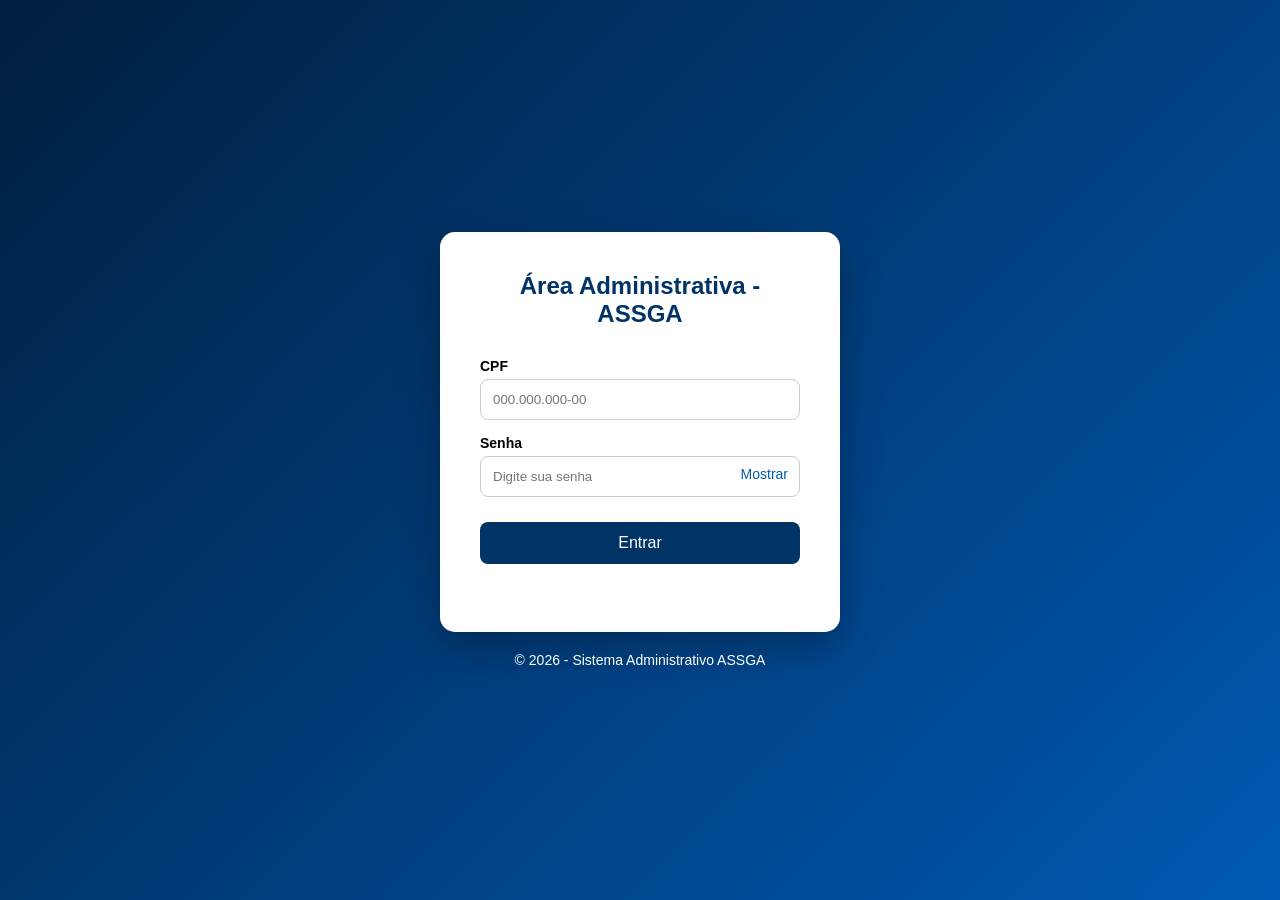
<file: admin.html>
<!DOCTYPE html>
<html lang="pt-br">
<head>
<meta charset="UTF-8">
<meta name="viewport" content="width=device-width, initial-scale=1.0">
<title>Admin Login - ASSGA</title>

<style>

/* ================= RESET ================= */

*{
  margin:0;
  padding:0;
  box-sizing:border-box;
  font-family:'Segoe UI', sans-serif;
}

body{
  height:100vh;
  background:linear-gradient(135deg,#001f3f,#0059b3);
  display:flex;
  justify-content:center;
  align-items:center;
  flex-direction:column;
}

/* ================= CARD ================= */

.container{
  background:white;
  padding:40px;
  width:100%;
  max-width:400px;
  border-radius:15px;
  box-shadow:0 15px 40px rgba(0,0,0,0.3);
  animation:fadeIn 0.6s ease-in-out;
}

h2{
  text-align:center;
  margin-bottom:30px;
  color:#003366;
}

label{
  font-size:14px;
  font-weight:600;
  display:block;
  margin-top:15px;
}

.input-group{
  position:relative;
}

input{
  width:100%;
  padding:12px;
  border-radius:8px;
  border:1px solid #ccc;
  margin-top:5px;
  outline:none;
  transition:0.3s;
}

input:focus{
  border-color:#0059b3;
  box-shadow:0 0 5px rgba(0,89,179,0.4);
}

.toggle-senha{
  position:absolute;
  right:12px;
  top:50%;
  transform:translateY(-50%);
  cursor:pointer;
  font-size:14px;
  color:#0059b3;
}

/* ================= BOTÃO ================= */

button{
  width:100%;
  padding:12px;
  margin-top:25px;
  border:none;
  border-radius:8px;
  background:#003366;
  color:white;
  font-size:16px;
  cursor:pointer;
  transition:0.3s;
}

button:hover{
  background:#0059b3;
  transform:scale(1.02);
}

/* ================= ERRO ================= */

.erro{
  color:red;
  font-size:13px;
  margin-top:10px;
  text-align:center;
  min-height:18px;
}

/* ================= FOOTER ================= */

footer{
  margin-top:20px;
  color:white;
  font-size:14px;
  text-align:center;
}

/* ================= RESPONSIVO ================= */

@media(max-width:480px){
  .container{
    padding:25px;
  }
}

/* ================= ANIMAÇÃO ================= */

@keyframes fadeIn{
  from{opacity:0; transform:translateY(20px);}
  to{opacity:1; transform:translateY(0);}
}

</style>
</head>

<body>

<div class="container">
  <h2>Área Administrativa - ASSGA</h2>

  <label>CPF</label>
  <input type="text" id="cpf" placeholder="000.000.000-00">

  <label>Senha</label>
  <div class="input-group">
    <input type="password" id="senha" placeholder="Digite sua senha">
    <span class="toggle-senha" onclick="toggleSenha()">Mostrar</span>
  </div>

  <button onclick="login()">Entrar</button>

  <div class="erro" id="mensagem"></div>
</div>

<footer>
  © 2026 - Sistema Administrativo ASSGA
</footer>

<script>

/* ================= VERIFICAR SE JÁ ESTÁ LOGADO ================= */

if(localStorage.getItem("adminLogado") === "true"){
  window.location.href = "painel-admin.html";
}

/* ================= LOGIN ================= */

function login(){

  const cpf = document.getElementById("cpf").value.trim();
  const senha = document.getElementById("senha").value.trim();
  const mensagem = document.getElementById("mensagem");

  const cpfAdmin = "000.000.000-00";
  const senhaAdmin = "1234";

  if(cpf === "" || senha === ""){
    mensagem.innerText = "Preencha todos os campos!";
    return;
  }

  if(cpf === cpfAdmin && senha === senhaAdmin){

    localStorage.setItem("adminLogado","true");
    window.location.href = "painel-admin.html";

  }else{
    mensagem.innerText = "CPF ou senha inválidos!";
  }
}

/* ================= ENTER PARA LOGAR ================= */

document.addEventListener("keydown", function(event){
  if(event.key === "Enter"){
    login();
  }
});

/* ================= MOSTRAR / OCULTAR SENHA ================= */

function toggleSenha(){
  const senhaInput = document.getElementById("senha");
  const toggle = document.querySelector(".toggle-senha");

  if(senhaInput.type === "password"){
    senhaInput.type = "text";
    toggle.innerText = "Ocultar";
  }else{
    senhaInput.type = "password";
    toggle.innerText = "Mostrar";
  }
}

</script>

</body>
</html>
</file>
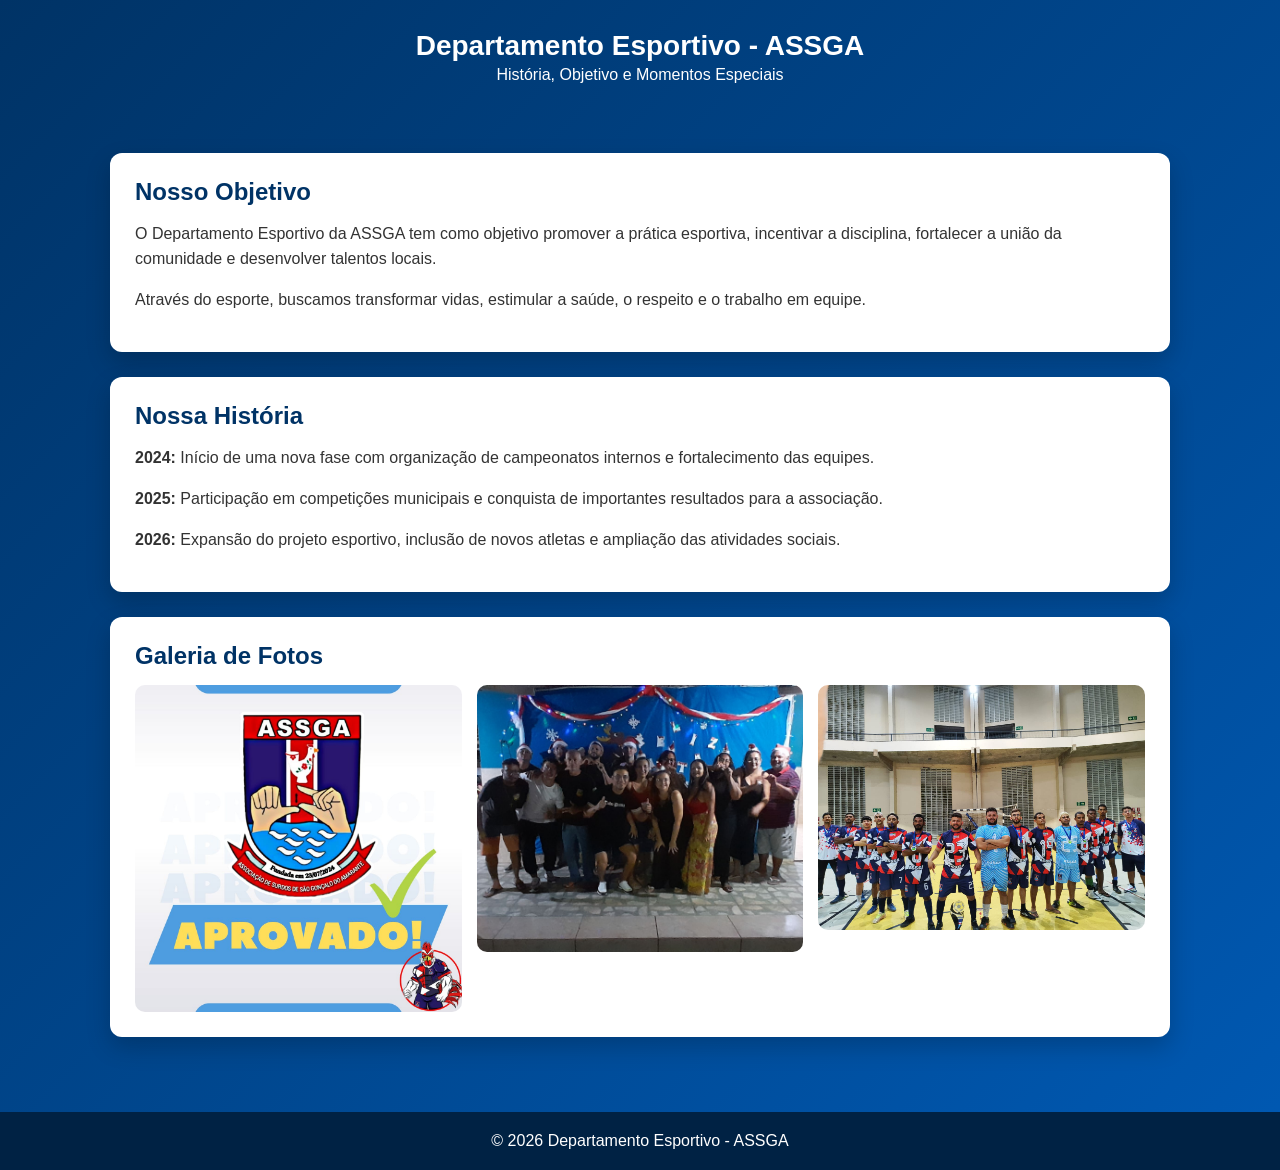
<file: esportiva.html>
<!DOCTYPE html>
<html lang="pt-br">
<head>
<meta charset="UTF-8">
<meta name="viewport" content="width=device-width, initial-scale=1.0">
<title>História Esportiva - ASSGA</title>

<style>
*{
  margin:0;
  padding:0;
  box-sizing:border-box;
  font-family:Arial, sans-serif;
}

body{
  background:linear-gradient(135deg,#003366,#0059b3);
  color:#fff;
}

header{
  text-align:center;
  padding:30px 20px;
}

header h1{
  font-size:28px;
}

.container{
  padding:20px;
  max-width:1100px;
  margin:auto;
}

section{
  background:#fff;
  color:#333;
  padding:25px;
  border-radius:12px;
  margin-bottom:25px;
  box-shadow:0 10px 25px rgba(0,0,0,0.2);
}

h2{
  margin-bottom:15px;
  color:#003366;
}

p{
  margin-bottom:15px;
  line-height:1.6;
}

/* GALERIA */
.galeria{
  display:grid;
  grid-template-columns:repeat(auto-fit,minmax(250px,1fr));
  gap:15px;
}

.galeria img{
  width:100%;
  border-radius:10px;
  cursor:pointer;
  transition:0.3s;
}

.galeria img:hover{
  transform:scale(1.05);
}

/* MODAL */
.modal{
  display:none;
  position:fixed;
  top:0;
  left:0;
  width:100%;
  height:100%;
  background:rgba(0,0,0,0.8);
  justify-content:center;
  align-items:center;
}

.modal img{
  max-width:90%;
  max-height:80%;
  border-radius:10px;
}

footer{
  text-align:center;
  padding:20px;
  background:#002244;
  margin-top:30px;
}

@media(max-width:768px){
  header h1{
    font-size:22px;
  }
}
</style>
</head>

<body>

<header>
  <h1>Departamento Esportivo - ASSGA</h1>
  <p>História, Objetivo e Momentos Especiais</p>
</header>

<div class="container">

  <!-- OBJETIVO -->
  <section>
    <h2>Nosso Objetivo</h2>
    <p>
      O Departamento Esportivo da ASSGA tem como objetivo promover a prática
      esportiva, incentivar a disciplina, fortalecer a união da comunidade
      e desenvolver talentos locais.
    </p>

    <p>
      Através do esporte, buscamos transformar vidas, estimular a saúde,
      o respeito e o trabalho em equipe.
    </p>
  </section>

  <!-- HISTÓRIA -->
  <section>
    <h2>Nossa História</h2>

    <p><strong>2024:</strong> Início de uma nova fase com organização de campeonatos internos e fortalecimento das equipes.</p>

    <p><strong>2025:</strong> Participação em competições municipais e conquista de importantes resultados para a associação.</p>

    <p><strong>2026:</strong> Expansão do projeto esportivo, inclusão de novos atletas e ampliação das atividades sociais.</p>
  </section>

  <!-- GALERIA -->
  <section>
    <h2>Galeria de Fotos</h2>

    <div class="galeria">
      <img src="src/imagens/foto1.jpg" onclick="abrirModal(this.src)">
      <img src="src/imagens/foto2.jpg" onclick="abrirModal(this.src)">
      <img src="src/imagens/foto3.jpg" onclick="abrirModal(this.src)">
    </div>

  </section>

</div>

<!-- MODAL -->
<div class="modal" id="modal" onclick="fecharModal()">
  <img id="imagemModal">
</div>

<footer>
  © 2026 Departamento Esportivo - ASSGA
</footer>

<script>
function abrirModal(src){
  document.getElementById("modal").style.display = "flex";
  document.getElementById("imagemModal").src = src;
}

function fecharModal(){
  document.getElementById("modal").style.display = "none";
}
</script>

</body>
</html>
</file>
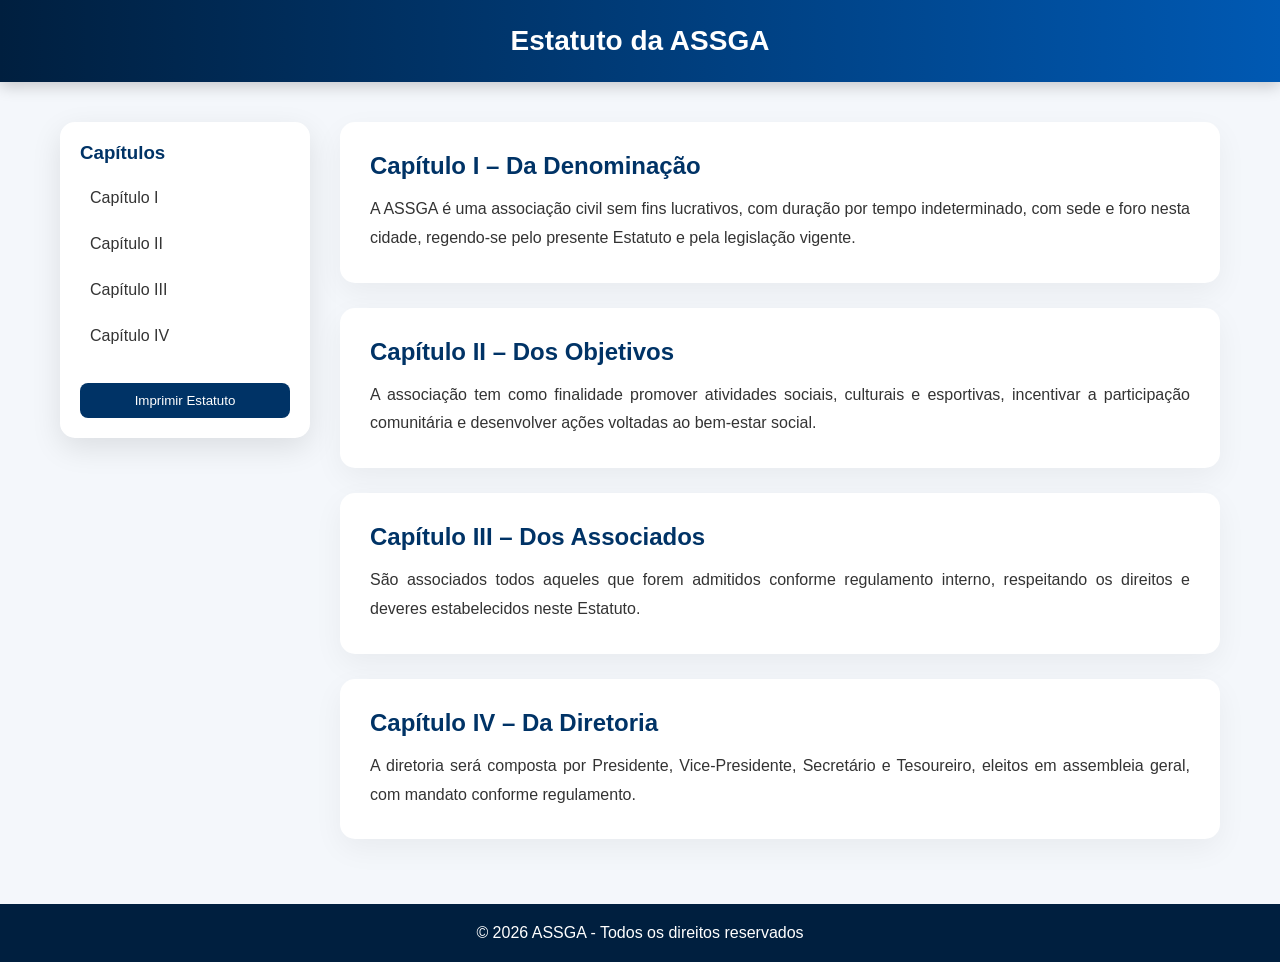
<file: estatuto.html>
<!DOCTYPE html>
<html lang="pt-br">
<head>
<meta charset="UTF-8">
<meta name="viewport" content="width=device-width, initial-scale=1.0">
<title>Estatuto - ASSGA</title>

<style>

/* ================= RESET ================= */

*{
  margin:0;
  padding:0;
  box-sizing:border-box;
  font-family:'Segoe UI', sans-serif;
  scroll-behavior:smooth;
}

body{
  background:#f4f7fb;
  color:#333;
}

/* ================= HEADER ================= */

header{
  background:linear-gradient(90deg,#001f3f,#0059b3);
  color:white;
  padding:25px;
  text-align:center;
  box-shadow:0 4px 15px rgba(0,0,0,0.2);
}

header h1{
  font-size:28px;
}

/* ================= LAYOUT ================= */

.container{
  display:flex;
  max-width:1200px;
  margin:40px auto;
  gap:30px;
  padding:0 20px;
}

/* ================= MENU LATERAL ================= */

.menu-lateral{
  width:250px;
  background:white;
  padding:20px;
  border-radius:15px;
  box-shadow:0 10px 30px rgba(0,0,0,0.1);
  position:sticky;
  top:20px;
  height:fit-content;
}

.menu-lateral h3{
  margin-bottom:15px;
  color:#003366;
}

.menu-lateral ul{
  list-style:none;
}

.menu-lateral li{
  padding:10px;
  margin-bottom:8px;
  cursor:pointer;
  border-radius:8px;
  transition:0.3s;
}

.menu-lateral li:hover,
.menu-lateral li.ativo{
  background:#0059b3;
  color:white;
}

.menu-lateral button{
  margin-top:20px;
  width:100%;
  padding:10px;
  border:none;
  border-radius:8px;
  background:#003366;
  color:white;
  cursor:pointer;
  transition:0.3s;
}

.menu-lateral button:hover{
  background:#0059b3;
}

/* ================= CONTEÚDO ================= */

.conteudo{
  flex:1;
}

.conteudo section{
  background:white;
  padding:30px;
  border-radius:15px;
  margin-bottom:25px;
  box-shadow:0 10px 30px rgba(0,0,0,0.05);
  transition:0.3s;
}

.conteudo section:hover{
  transform:translateY(-3px);
}

.conteudo h2{
  margin-bottom:15px;
  color:#003366;
}

.conteudo p{
  line-height:1.8;
  text-align:justify;
}

/* ================= FOOTER ================= */

footer{
  background:#001f3f;
  color:white;
  text-align:center;
  padding:20px;
  margin-top:40px;
}

/* ================= RESPONSIVO ================= */

@media(max-width:900px){

  .container{
    flex-direction:column;
  }

  .menu-lateral{
    width:100%;
    position:relative;
  }

}

@media(max-width:480px){

  header h1{
    font-size:20px;
  }

  .conteudo section{
    padding:20px;
  }

}

</style>
</head>

<body>

<header>
  <h1>Estatuto da ASSGA</h1>
</header>

<div class="container">

  <!-- MENU -->
  <aside class="menu-lateral">
    <h3>Capítulos</h3>
    <ul>
      <li onclick="scrollToSection('cap1')" id="btn-cap1">Capítulo I</li>
      <li onclick="scrollToSection('cap2')" id="btn-cap2">Capítulo II</li>
      <li onclick="scrollToSection('cap3')" id="btn-cap3">Capítulo III</li>
      <li onclick="scrollToSection('cap4')" id="btn-cap4">Capítulo IV</li>
    </ul>
    <button onclick="imprimirEstatuto()">Imprimir Estatuto</button>
  </aside>

  <!-- CONTEÚDO -->
  <main class="conteudo">

    <section id="cap1">
      <h2>Capítulo I – Da Denominação</h2>
      <p>
        A ASSGA é uma associação civil sem fins lucrativos, com duração por tempo indeterminado, 
        com sede e foro nesta cidade, regendo-se pelo presente Estatuto e pela legislação vigente.
      </p>
    </section>

    <section id="cap2">
      <h2>Capítulo II – Dos Objetivos</h2>
      <p>
        A associação tem como finalidade promover atividades sociais, culturais e esportivas,
        incentivar a participação comunitária e desenvolver ações voltadas ao bem-estar social.
      </p>
    </section>

    <section id="cap3">
      <h2>Capítulo III – Dos Associados</h2>
      <p>
        São associados todos aqueles que forem admitidos conforme regulamento interno,
        respeitando os direitos e deveres estabelecidos neste Estatuto.
      </p>
    </section>

    <section id="cap4">
      <h2>Capítulo IV – Da Diretoria</h2>
      <p>
        A diretoria será composta por Presidente, Vice-Presidente, Secretário e Tesoureiro,
        eleitos em assembleia geral, com mandato conforme regulamento.
      </p>
    </section>

  </main>

</div>

<footer>
  © 2026 ASSGA - Todos os direitos reservados
</footer>

<script>

/* ================= SCROLL ================= */

function scrollToSection(id){
  document.getElementById(id).scrollIntoView({behavior:'smooth'});
}

/* ================= MENU ATIVO ================= */

const sections = document.querySelectorAll("section");
const menuItems = document.querySelectorAll(".menu-lateral li");

window.addEventListener("scroll", () => {

  let current = "";

  sections.forEach(section => {
    const sectionTop = section.offsetTop - 100;
    if(pageYOffset >= sectionTop){
      current = section.getAttribute("id");
    }
  });

  menuItems.forEach(li=>{
    li.classList.remove("ativo");
    if(li.id === "btn-" + current){
      li.classList.add("ativo");
    }
  });

});

/* ================= IMPRIMIR ================= */

function imprimirEstatuto(){
  window.print();
}

</script>

</body>
</html>
</file>
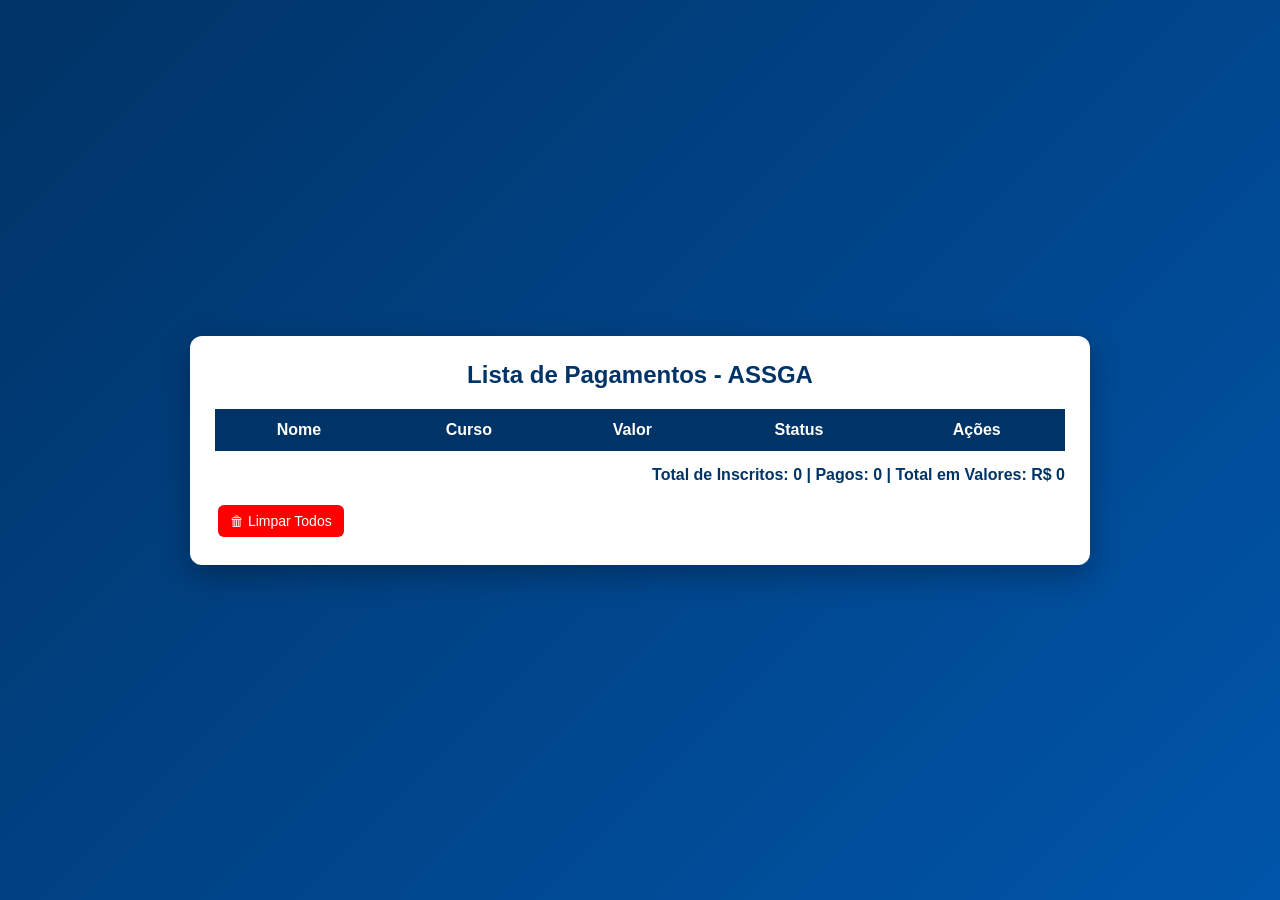
<file: listaPagamentos.html>
<!DOCTYPE html>
<html lang="pt-BR">
<head>
<meta charset="UTF-8">
<meta name="viewport" content="width=device-width, initial-scale=1.0">
<title>Lista de Pagamentos - ASSGA</title>

<style>
*{
    margin:0;
    padding:0;
    box-sizing:border-box;
    font-family: Arial, sans-serif;
}

body{
    background: linear-gradient(135deg,#003366,#0055aa);
    display:flex;
    justify-content:center;
    align-items:center;
    min-height:100vh;
}

.container{
    width:95%;
    max-width:900px;
    background:white;
    padding:25px;
    border-radius:12px;
    box-shadow:0 10px 30px rgba(0,0,0,0.3);
}

h2{
    text-align:center;
    margin-bottom:20px;
    color:#003366;
}

.tabela{
    width:100%;
    border-collapse:collapse;
}

.tabela th{
    background:#003366;
    color:white;
    padding:12px;
}

.tabela td{
    padding:10px;
    border-bottom:1px solid #ccc;
    text-align:center;
}

.status-pago{
    color:green;
    font-weight:bold;
}

.status-pendente{
    color:red;
    font-weight:bold;
}

button{
    padding:8px 12px;
    border:none;
    border-radius:6px;
    cursor:pointer;
    font-size:14px;
    margin:3px;
    transition:0.3s;
}

.btn-pagar{
    background:green;
    color:white;
}

.btn-pagar:hover{
    background:darkgreen;
}

.btn-excluir{
    background:red;
    color:white;
}

.btn-excluir:hover{
    background:darkred;
}

.btn-voltar{
    background:#003366;
    color:white;
}

.btn-voltar:hover{
    background:#0055aa;
}

.resumo{
    margin-top:15px;
    font-weight:bold;
    text-align:right;
    color:#003366;
}
</style>
</head>

<body>

<div class="container">
<h2>Lista de Pagamentos - ASSGA</h2>

<table class="tabela">
    <thead>
        <tr>
            <th>Nome</th>
            <th>Curso</th>
            <th>Valor</th>
            <th>Status</th>
            <th>Ações</th>
        </tr>
    </thead>
    <tbody id="lista"></tbody>
</table>

<div class="resumo" id="resumo"></div>

<br>
<button onclick="limparTodos()" class="btn-excluir">🗑 Limpar Todos</button>

</div>

<script>
function carregarLista(){
    const lista = JSON.parse(localStorage.getItem("cursos")) || [];
    const tabela = document.getElementById("lista");
    const resumo = document.getElementById("resumo");

    tabela.innerHTML = "";

    let total = 0;
    let pagos = 0;

    lista.forEach((item, index)=>{
        total += Number(item.valor);

        if(!item.status){
            item.status = "Pendente";
        }

        if(item.status === "Pago"){
            pagos++;
        }

        tabela.innerHTML += `
        <tr>
            <td>${item.nome}</td>
            <td>${item.curso || "-"}</td>
            <td>R$ ${item.valor}</td>
            <td class="${item.status === 'Pago' ? 'status-pago':'status-pendente'}">
                ${item.status}
            </td>
            <td>
                <button class="btn-pagar" onclick="marcarPago(${index})">✔ Pagar</button>
                <button class="btn-excluir" onclick="excluir(${index})">Excluir</button>
            </td>
        </tr>
        `;
    });

    resumo.innerHTML = `
        Total de Inscritos: ${lista.length} |
        Pagos: ${pagos} |
        Total em Valores: R$ ${total}
    `;

    localStorage.setItem("cursos", JSON.stringify(lista));
}

function marcarPago(index){
    let lista = JSON.parse(localStorage.getItem("cursos")) || [];
    lista[index].status = "Pago";
    localStorage.setItem("cursos", JSON.stringify(lista));
    carregarLista();
}

function excluir(index){
    let lista = JSON.parse(localStorage.getItem("cursos")) || [];
    lista.splice(index,1);
    localStorage.setItem("cursos", JSON.stringify(lista));
    carregarLista();
}

function limparTodos(){
    if(confirm("Deseja apagar todos os registros?")){
        localStorage.removeItem("cursos");
        carregarLista();
    }
}

carregarLista();
</script>

</body>
</html>
</file>
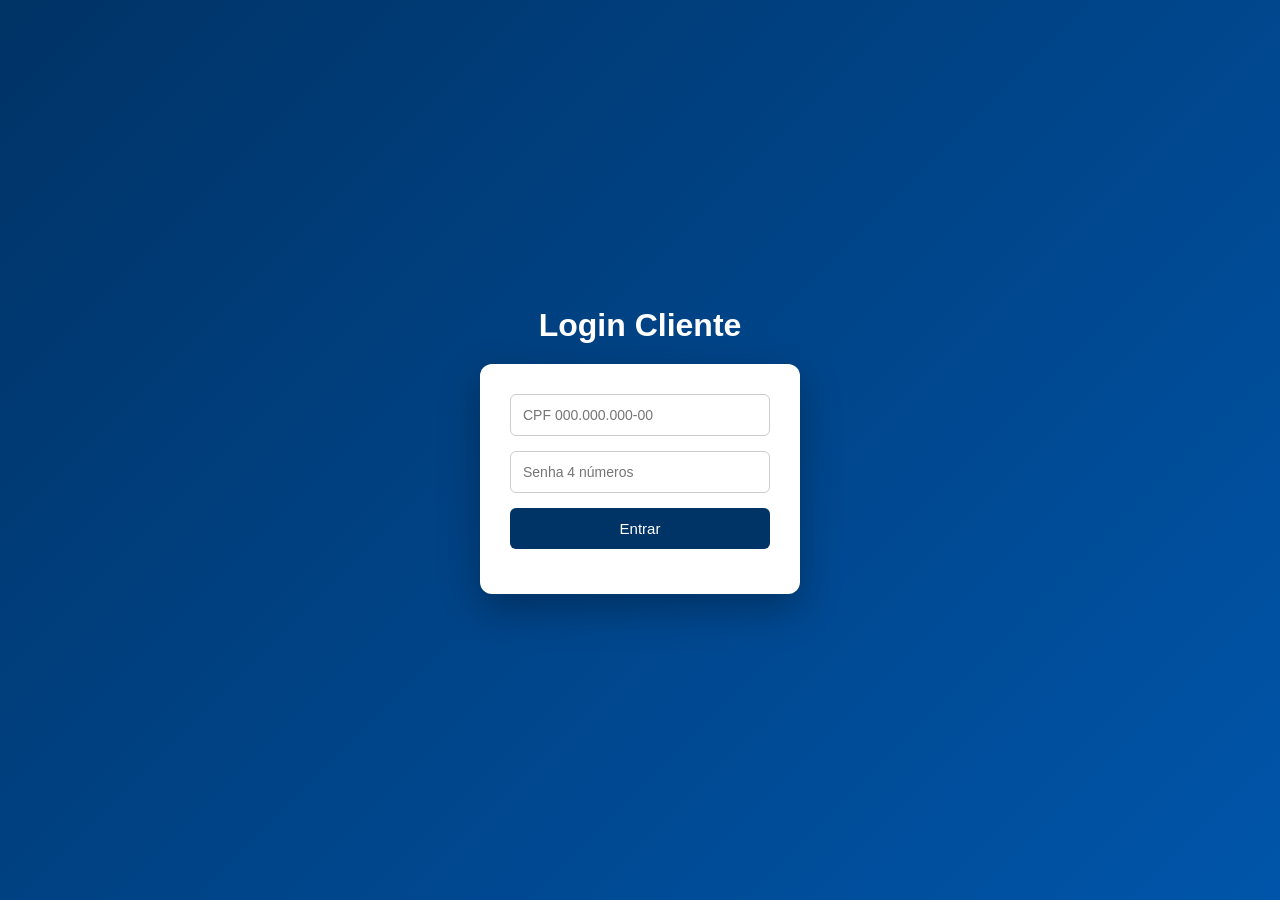
<file: login.html>
<!DOCTYPE html>
<html lang="pt-br">
<head>
<meta charset="UTF-8">
<meta name="viewport" content="width=device-width, initial-scale=1.0">
<title>Login Cliente - ASSGA</title>

<style>
*{
  margin:0;
  padding:0;
  box-sizing:border-box;
  font-family:Arial, sans-serif;
}

body{
  background:linear-gradient(135deg,#003366,#0055aa);
  display:flex;
  flex-direction:column;
  justify-content:center;
  align-items:center;
  height:100vh;
}

h1{
  color:white;
  margin-bottom:20px;
}

.login-box{
  background:white;
  padding:30px;
  border-radius:12px;
  box-shadow:0 15px 40px rgba(0,0,0,0.3);
  width:320px;
  display:flex;
  flex-direction:column;
  gap:15px;
}

.login-box input{
  padding:12px;
  border-radius:6px;
  border:1px solid #ccc;
  font-size:14px;
}

.login-box input:focus{
  outline:none;
  border:1px solid #003366;
}

button{
  padding:12px;
  border:none;
  border-radius:6px;
  background:#003366;
  color:white;
  font-size:15px;
  cursor:pointer;
  transition:0.3s;
}

button:hover{
  background:#0055aa;
}

.erro{
  color:red;
  font-size:13px;
  text-align:center;
}
</style>

</head>
<body>

<h1>Login Cliente</h1>

<div class="login-box">
  <input type="text" id="cpf" placeholder="CPF 000.000.000-00" maxlength="14">
  <input type="password" id="senha" placeholder="Senha 4 números" maxlength="4">
  <button onclick="loginCliente()">Entrar</button>
  <div id="mensagem" class="erro"></div>
</div>

<script>

// Máscara automática CPF
document.getElementById("cpf").addEventListener("input", function(e){
  let value = e.target.value.replace(/\D/g,"");
  value = value.replace(/(\d{3})(\d)/,"$1.$2");
  value = value.replace(/(\d{3})(\d)/,"$1.$2");
  value = value.replace(/(\d{3})(\d{1,2})$/,"$1-$2");
  e.target.value = value;
});

function loginCliente(){

  const cpfDigitado = document.getElementById("cpf").value.trim();
  const senhaDigitada = document.getElementById("senha").value.trim();
  const msgErro = document.getElementById("mensagem");

  let usuarios = JSON.parse(localStorage.getItem("usuarios")) || [];

  // 🔍 procura usuário pelo cpf e senha
  const usuario = usuarios.find(u => 
      u.cpf === cpfDigitado && 
      u.senha === senhaDigitada
  );

  if(usuario){

      if(usuario.tipo === "admin"){
          localStorage.setItem("adminLogado","true");
          localStorage.setItem("usuarioAtual", JSON.stringify(usuario));
          window.location.href = "painel-admin.html";
      }

      if(usuario.tipo === "cliente"){
          localStorage.setItem("clienteLogado","true");
          localStorage.setItem("usuarioAtual", JSON.stringify(usuario));
          window.location.href = "carteira.html";
      }

  } else {
      msgErro.innerText = "CPF ou senha inválido!";
  }
}

</script>

</body>
</html>
</file>
